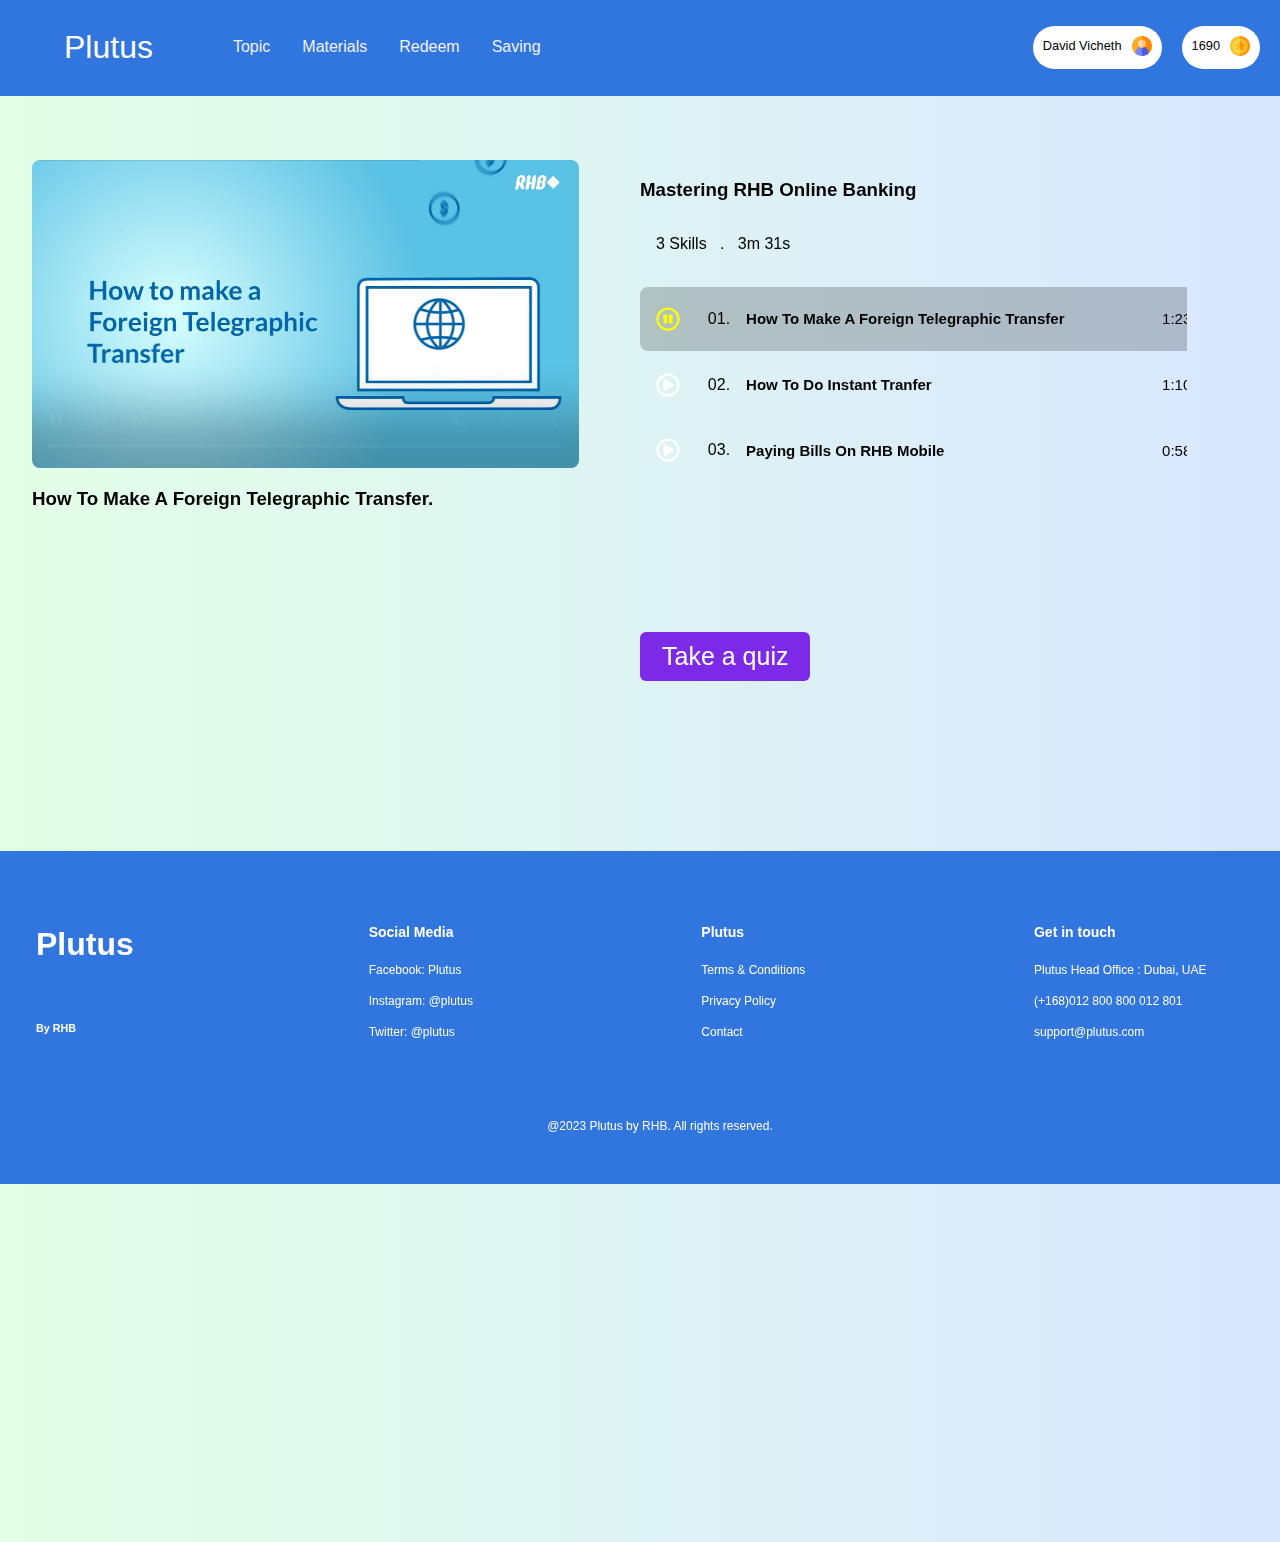
<file: Lesson1/lesson1.html>
<!DOCTYPE html>
<html lang="en">
  <head>
    <meta charset="UTF-8">
    <meta name="viewport" content="width=device-width, initial-scale=1.0">
    <meta http-equiv="X-UA-Compatible" content="ie=edge">
    <title>Plutus</title>
    <link rel="stylesheet" href="lesson1.css">
    <link rel="stylesheet" href="https://cdnjs.cloudflare.com/ajax/libs/font-awesome/6.1.1/css/all.min.css"/>
    <script type="text/javascript" src="../navbar.js"></script>
  </head>
  <body>

    <!-- NavBar Begin -->
    <div class="topnav" id="myTopnav">
      <a href="../index.html" class="active">Plutus</a>
      <a class="navbar-links_container-item" href="../topic/lesson.html">Topic</a>
      <a class="navbar-links_container-item" href="../podcast/podcast.html">Materials</a>
      <a class="navbar-links_container-item" href="../redeem/redeem.html">Redeem</a>
      <a class="navbar-links_container-item" href="../piggybank/piggybank.html">Saving</a>
      <a class="navbar-links_container-item" id="logout"><span id="logout-btn">Log Out</span></a>

      <a href="javascript:void(0);" class="icon" onclick="navBar()">
        <i class="fa fa-bars" style="padding: 10px;"></i>
      </a>


      <div class="navbar-item">
          <p class="navbar-token">1690</p>
          
          <div class="coin.img"><img src="../img/coin.png" class="coin_img"></div>
      </div>
      <div class="navbar-item account"> 
          
          <p class="navbar-token account-name">David Vicheth</p>
          
          <div class="coin.img account-img"><img src="../img/user.png" class="coin_img"></div>
      
      </div>
         
    </div>

  <!-- NavBar End -->



    <!-- body -->

    <div class="container">
      <div class="left-column">
        <section class="main-video">
          <video src="videos/Vid1.mp4" controls autoplay muted></video>
          <h3 class="title">How To Make A Foreign Telegraphic Transfer.</h3>
          <hr class="dividing-line">
        </section>
      </div>


      <div class="right-column">
        <section class="video-playlist">
          <h3 class="title video-title" style="padding-left: 0px;" >Mastering RHB Online Banking</h3>
          <p>3 skills &nbsp; . &nbsp; 3m 31s</p>
          <div class="videos">

          </div>
          <button class="button"><a href="../quiz/quiz.html">Take a quiz</a></button>
        </section>
      </div>
      

      
      <script>
      const button = document.querySelector(".button");

      button.addEventListener("click", (e) => {
          e.preventDefault;
          button.classList.add("animate");
          setTimeout(() => {
          button.classList.remove("animate");
          }, 600);
      });
      </script>
   </div>


   <!-- body end -->

   <!-- footer -->
        <!-- Footer -->
        <div class="footer section__padding" id="footer">
        
          <div class="footer-links">
            <div class="footer-links_logo">
              <h1>Plutus</h1>
              <h6> <br />By RHB</h6>
            </div>
            <div class="footer-links_div">
              <h4>Social Media</h4>
              <p>Facebook: Plutus</p>
              <p>Instagram: @plutus</p>
              <p>Twitter: @plutus</p>
            </div>
            <div class="footer-links_div">
              <h4>Plutus</h4>
              <p>Terms & Conditions </p>
              <p>Privacy Policy</p>
              <p>Contact</p>
            </div>
            <div class="footer-links_div">
              <h4>Get in touch</h4>
              <p>Plutus Head Office : Dubai, UAE </p>
              <p>(+168)012 800 800 012 801</p>
              <p>support@plutus.com</p>
            </div>
          </div>
      
          <div class="footer-copyright">
            <p>@2023 Plutus by RHB. All rights reserved.</p>
          </div>
        </div>
      <!-- Footer -->
  
  
      <!-- footer end -->
	<script src="script.js"></script>
  </body>
</html>
</file>
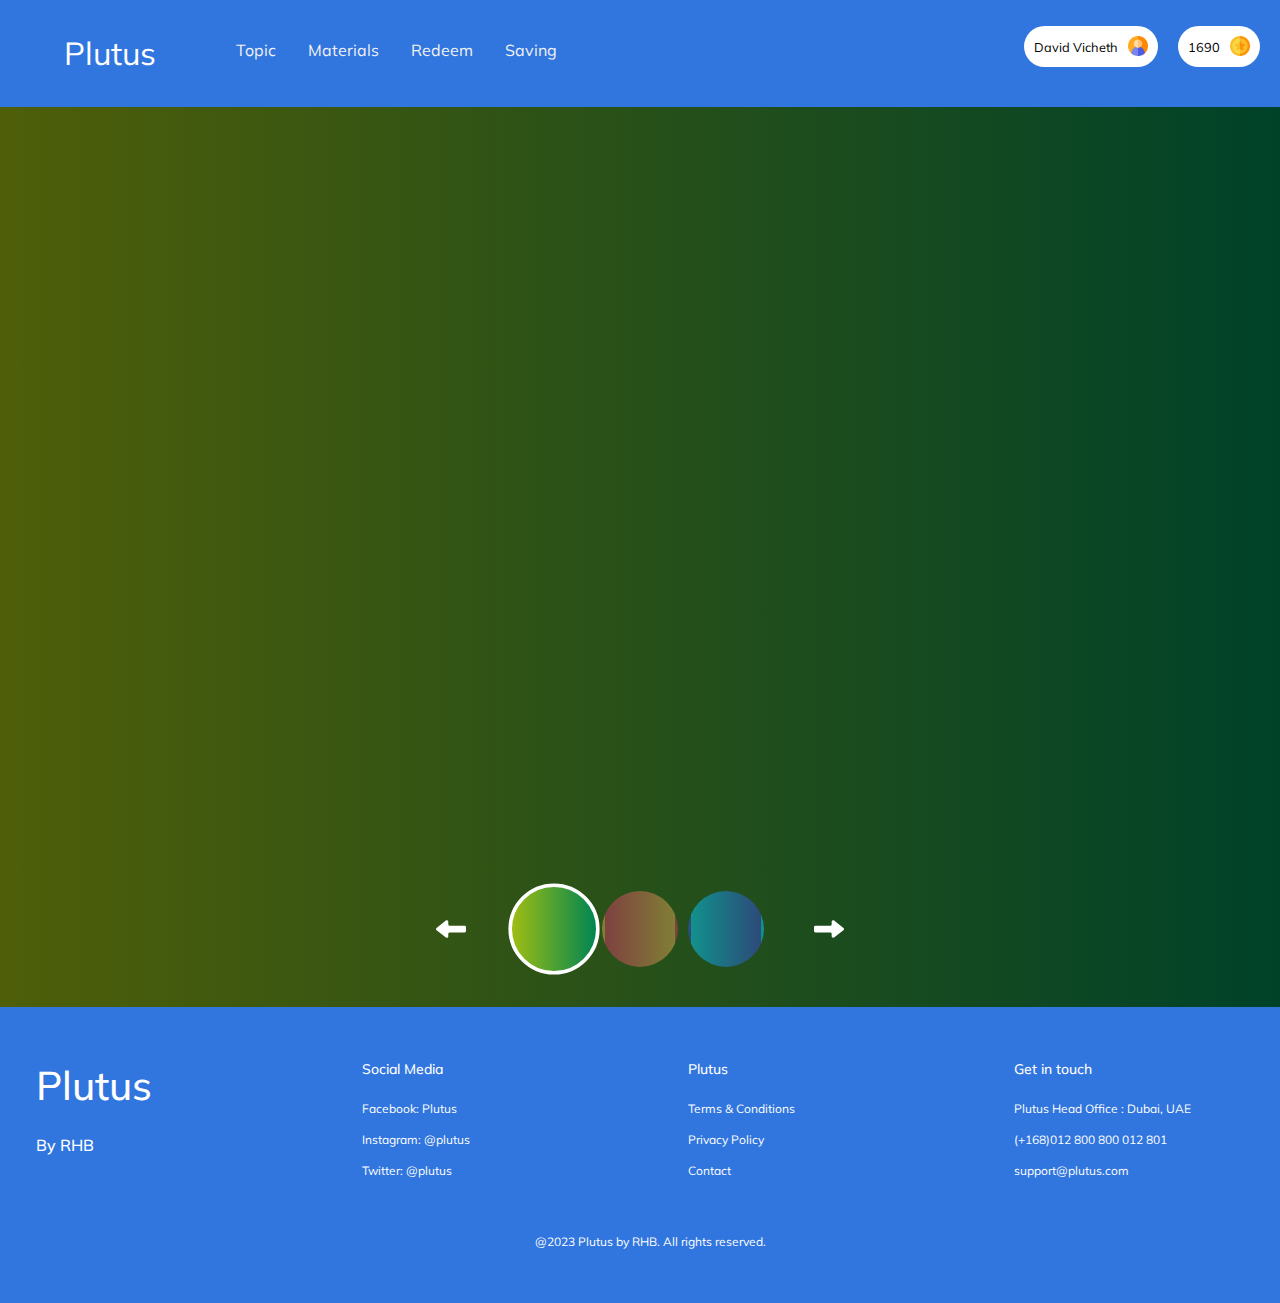
<file: Lesson3/lesson3.html>
<!DOCTYPE html>
<html lang="en">
  <head>
    <meta charset="UTF-8">
    <meta name="viewport" content="width=device-width, initial-scale=1.0">
    <meta http-equiv="X-UA-Compatible" content="ie=edge">
    <title>Plutus</title>
    <link rel="stylesheet" type="text/css" href="css/bootstrap.min.css">
    <link rel="stylesheet" type="text/css" href="css/lesson3.css">
    <link rel="stylesheet" href="https://cdnjs.cloudflare.com/ajax/libs/font-awesome/4.7.0/css/font-awesome.min.css">
    <script type="text/javascript" src="../navbar.js"></script>
  </head>
  <body>
    
    <!-- NavBar Begin -->
    <div class="topnav" id="myTopnav">
      <a href="../index.html" class="active">Plutus</a>
      <a class="navbar-links_container-item" href="../topic/lesson.html">Topic</a>
      <a class="navbar-links_container-item" href="../podcast/podcast.html">Materials</a>
      <a class="navbar-links_container-item" href="../redeem/redeem.html">Redeem</a>
      <a class="navbar-links_container-item" href="../piggybank/piggybank.html">Saving</a>
      <a class="navbar-links_container-item" id="logout"><span id="logout-btn">Log Out</span></a>

      <a href="javascript:void(0);" class="icon" onclick="navBar()">
        <i class="fa fa-bars" style="padding: 10px;"></i>
      </a>


      <div class="navbar-item">
          <p class="navbar-token">1690</p>
          
          <div class="coin.img"><img src="../img/coin.png" class="coin_img"></div>
      </div>
      <div class="navbar-item account"> 
          
          <p class="navbar-token account-name">David Vicheth</p>
          
          <div class="coin.img account-img"><img src="../img/user.png" class="coin_img"></div>
      
      </div>
         
    </div>

  <!-- NavBar End -->

    <!-- body -->

    <div class="home">
        <div id="carousel" class="carousel slide" data-ride="carousel">
        <div class="carousel-controls">
          <ol class="carousel-indicators">
            <li data-target="#carousel" data-slide-to="0" class="active" style="background: linear-gradient(90deg, #9ebd13 0%, #008552 100%);"></li>
            <li data-target="#carousel" data-slide-to="1" style="background: linear-gradient(90deg, #d53369 0%, #daae51 100%);"></li>
            <li data-target="#carousel" data-slide-to="2" style="background: linear-gradient(90deg, #00d2ff 0%, #3a47d5 100%);"></li>
            
          </ol>
          <a class="carousel-control-prev" href="#carousel" role="button" data-slide="prev">
           <img src="img/left-arrow.svg" alt="Prev"> 
        </a>
        <a class="carousel-control-next" href="#carousel" role="button" data-slide="next">
          <img src="img/right-arrow.svg" alt="Next">
        </a>
        </div>
        <div class="carousel-inner">
          <div class="carousel-item active" style="background: linear-gradient(90deg, #9ebd13 0%, #008552 100%);">
            <div class="container">
               <h2>Simple (Regular) Interest</h2>
               <p>Simple or regular interest is the amount of interest due on the loan, based on the principal loan outstanding.</p>
            </div>
          </div>
          <div class="carousel-item" style="background: linear-gradient(90deg, #d53369 0%, #daae51 100%);">
            <div class="container">
               <h2>Accrued Interest</h2>
               <p>Accrued interest is accumulated interest that is unpaid until the end of the period. If a loan requires monthly payments (at the end of each month), interest steadily accumulates throughout the month.</p>
            </div>
          </div>
          <div class="carousel-item" style="background: linear-gradient(90deg, #00d2ff 0%, #3a47d5 100%);">
            <div class="container">
               <h2>Compound Interest</h2>
               <p>Compounding interest essentially means “interest on interest.” The interest payments change each period instead of staying fixed. Simple interest is based solely on the principal outstanding, whereas compound interest uses the principal and the previously earned interest.</p>
            </div>
          </div>
        </div>
      </div>
       </div>
      
       
      

    <!-- body end -->



    <!-- footer -->
        <!-- Footer -->
        <div class="footer section__padding" id="footer">
        
          <div class="footer-links">
            <div class="footer-links_logo">
              <h1>Plutus</h1>
              <h6> <br />By RHB</h6>
            </div>
            <div class="footer-links_div">
              <h4>Social Media</h4>
              <p>Facebook: Plutus</p>
              <p>Instagram: @plutus</p>
              <p>Twitter: @plutus</p>
            </div>
            <div class="footer-links_div">
              <h4>Plutus</h4>
              <p>Terms & Conditions </p>
              <p>Privacy Policy</p>
              <p>Contact</p>
            </div>
            <div class="footer-links_div">
              <h4>Get in touch</h4>
              <p>Plutus Head Office : Dubai, UAE </p>
              <p>(+168)012 800 800 012 801</p>
              <p>support@plutus.com</p>
            </div>
          </div>
      
          <div class="footer-copyright">
            <p>@2023 Plutus by RHB. All rights reserved.</p>
          </div>
        </div>
      <!-- Footer -->
  
  
      <!-- footer end -->
	<script src="js/bootstrap.bundle.min.js"></script>
  </body>
</html>
</file>
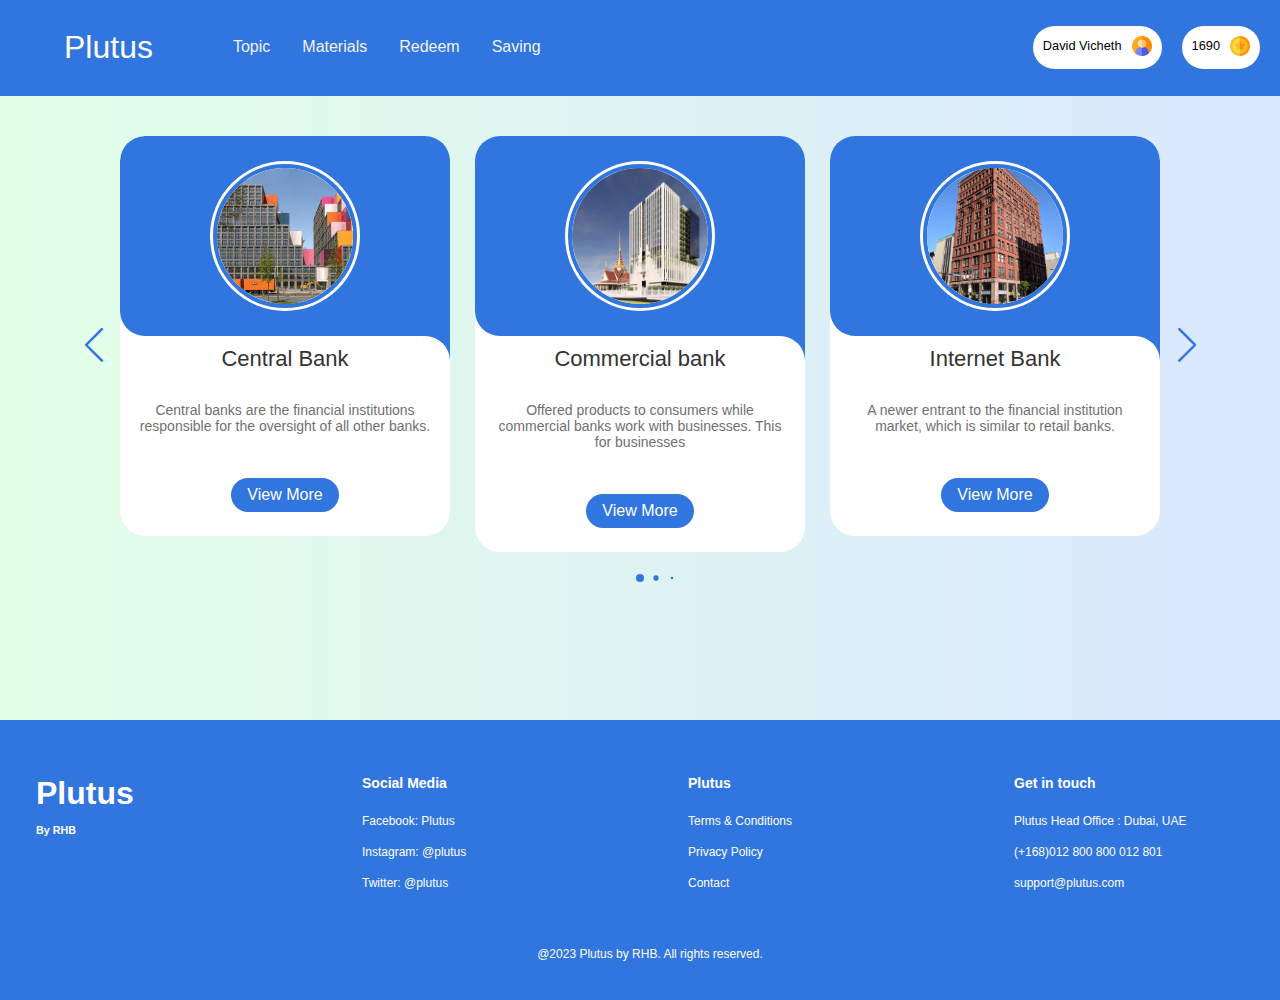
<file: Lesson4/lesson4.html>
<!DOCTYPE html>
    <html lang="en">
    <head>
        <meta charset="UTF-8">
        <meta http-equiv="X-UA-Compatible" content="IE=edge">
        <meta name="viewport" content="width=device-width, initial-scale=1.0">

        <!-- Swiper CSS -->
        <link rel="stylesheet" href="css/swiper-bundle.min.css">

        <!-- CSS -->
        <link rel="stylesheet" href="css/lesson4.css">
        <script type="text/javascript" src="script.js"></script>
        <link rel="stylesheet" href="https://cdnjs.cloudflare.com/ajax/libs/font-awesome/6.1.1/css/all.min.css"/>
        <script type="text/javascript" src="../navbar.js"></script>
                                        
    </head>

      

    <body>



        <!-- NavBar Begin -->
      <div class="topnav" id="myTopnav">
        <a href="../index.html" class="active">Plutus</a>
        <a class="navbar-links_container-item" href="../topic/lesson.html">Topic</a>
        <a class="navbar-links_container-item" href="../podcast/podcast.html">Materials</a>
        <a class="navbar-links_container-item" href="../redeem/redeem.html">Redeem</a>
        <a class="navbar-links_container-item" href="../piggybank/piggybank.html">Saving</a>
        <a class="navbar-links_container-item" id="logout"><span id="logout-btn">Log Out</span></a>
  
        <a href="javascript:void(0);" class="icon" onclick="navBar()">
          <i class="fa fa-bars" style="padding: 10px;"></i>
        </a>
  
  
        <div class="navbar-item">
            <p class="navbar-token">1690</p>
            
            <div class="coin.img"><img src="../img/coin.png" class="coin_img"></div>
        </div>
        <div class="navbar-item account"> 
            
            <p class="navbar-token account-name">David Vicheth</p>
            
            <div class="coin.img account-img"><img src="../img/user.png" class="coin_img"></div>
        
        </div>
           
      </div>
  
    <!-- NavBar End -->

        <div class="swiper-main-container">

        </div>
        <div class="slide-container swiper">
            <div class="slide-content">
                <div class="card-wrapper swiper-wrapper">
                    
                    
                    
                    <div class="card swiper-slide">
                        <div class="image-content">
                            <span class="overlay"></span>

                            <div class="card-image">
                                <img src="images/img1.jpg" alt="" class="card-img">
                            </div>
                        </div>

                        <div class="card-content">
                            <h2 class="name">Central Bank</h2>
                            <p class="description">Central banks are the financial institutions responsible for the oversight of all other banks.</p>

                            <button class="button">View More</button>
                        </div>
                    </div>


                    <div class="card swiper-slide">
                        <div class="image-content">
                            <span class="overlay"></span>

                            <div class="card-image">
                                <img src="images/img2.jpg" alt="" class="card-img">
                            </div>
                        </div>

                        <div class="card-content">
                            <h2 class="name">Commercial bank</h2>
                            <p class="description">Offered products to consumers while commercial banks work with businesses. This for businesses</p>

                            <button class="button">View More</button>
                        </div>
                    </div>


                    <div class="card swiper-slide">
                        <div class="image-content">
                            <span class="overlay"></span>

                            <div class="card-image">
                                <img src="images/img3.jpg" alt="" class="card-img">
                            </div>
                        </div>

                        <div class="card-content">
                            <h2 class="name">Internet Bank</h2>
                            <p class="description">A newer entrant to the financial institution market, which is similar to retail banks.</p>
                            <button class="button">View More</button>
                        </div>
                    </div>
                </div>
            </div>

            <div class="swiper-button-next swiper-navBtn"></div>
            <div class="swiper-button-prev swiper-navBtn"></div>
            <div class="swiper-pagination"></div>
        </div>


        <!-- footer -->
        <!-- Footer -->
        <div class="footer section__padding" id="footer">
        
            <div class="footer-links">
              <div class="footer-links_logo">
                <h1>Plutus</h1>
                <h6> <br />By RHB</h6>
              </div>
              <div class="footer-links_div">
                <h4>Social Media</h4>
                <p>Facebook: Plutus</p>
                <p>Instagram: @plutus</p>
                <p>Twitter: @plutus</p>
              </div>
              <div class="footer-links_div">
                <h4>Plutus</h4>
                <p>Terms & Conditions </p>
                <p>Privacy Policy</p>
                <p>Contact</p>
              </div>
              <div class="footer-links_div">
                <h4>Get in touch</h4>
                <p>Plutus Head Office : Dubai, UAE </p>
                <p>(+168)012 800 800 012 801</p>
                <p>support@plutus.com</p>
              </div>
            </div>
        
            <div class="footer-copyright">
              <p>@2023 Plutus by RHB. All rights reserved.</p>
            </div>
          </div>
        <!-- Footer -->
    
    
        <!-- footer end -->
        
    </body>
    <script src="js/swiper-bundle.min.js"></script>
    <script src="js/script.js"></script>
</html>
</file>
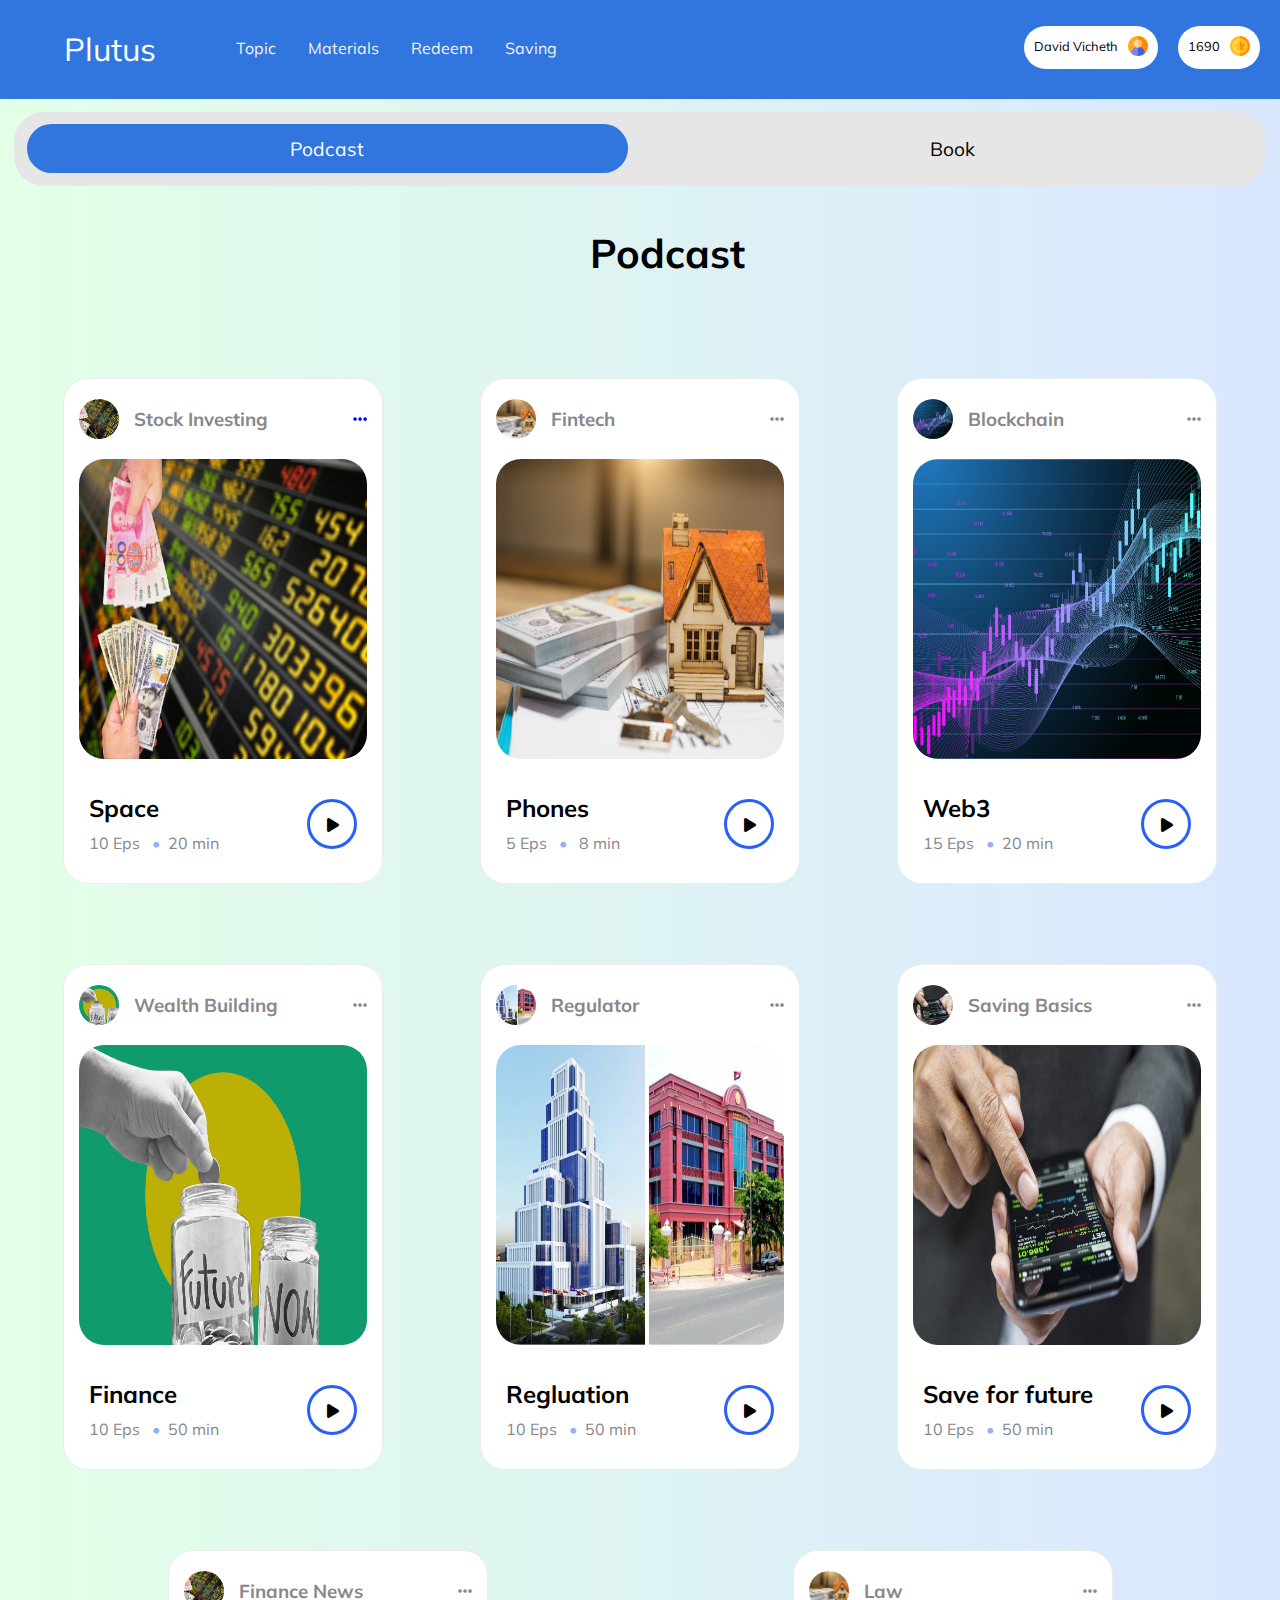
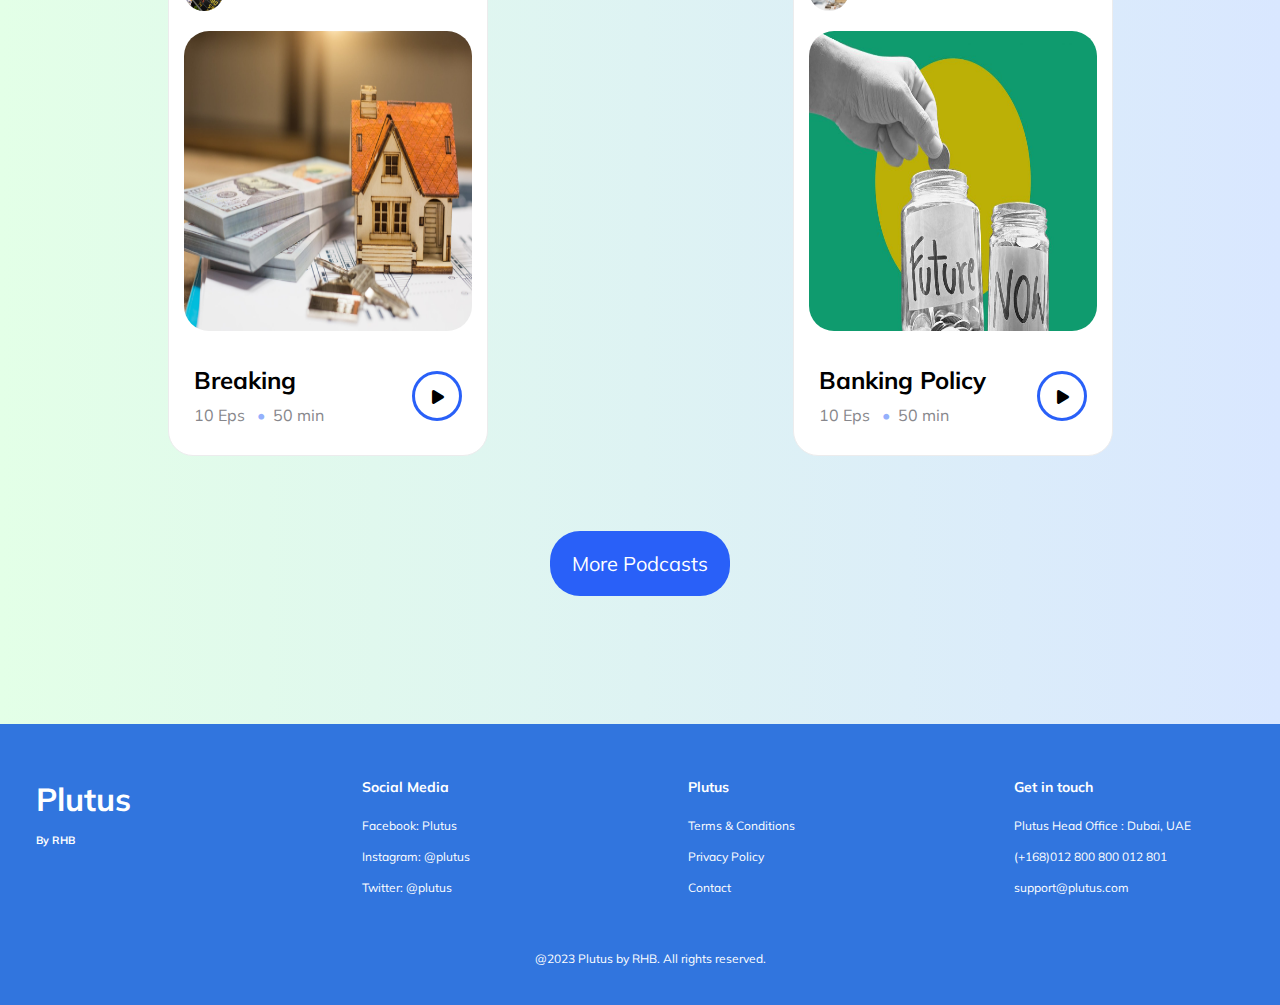
<file: podcast/podcast.html>
<!DOCTYPE html>
<html lang="en">
  <head>
    <meta charset="UTF-8">
    <meta name="viewport" content="width=device-width, initial-scale=1.0">
    <meta http-equiv="X-UA-Compatible" content="ie=edge">
    <title>Plutus</title>
    <link rel="stylesheet" href="podcast.css">
    <link rel="stylesheet" href="https://cdnjs.cloudflare.com/ajax/libs/font-awesome/6.1.1/css/all.min.css"/>
    <script type="text/javascript" src="../navbar.js"></script>
  </head>
  <body>
    <!-- NavBar Begin -->
    <div class="topnav" id="myTopnav">
        <a href="../index.html" class="active">Plutus</a>
        <a class="navbar-links_container-item" href="../topic/lesson.html">Topic</a>
        <a class="navbar-links_container-item" href="../podcast/podcast.html">Materials</a>
        <a class="navbar-links_container-item" href="../redeem/redeem.html">Redeem</a>
        <a class="navbar-links_container-item" href="../piggybank/piggybank.html">Saving</a>
        <a class="navbar-links_container-item" id="logout"><span id="logout-btn">Log Out</span></a>

        <a href="javascript:void(0);" class="icon" onclick="navBar()">
          <i class="fa fa-bars" style="padding: 10px;"></i>
        </a>


        <div class="navbar-item">
            <p class="navbar-token">1690</p>
            
            <div class="coin.img"><img src="./img/coin.png" class="coin_img"></div>
        </div>
        <div class="navbar-item account"> 
            
            <p class="navbar-token account-name">David Vicheth</p>
            
            <div class="coin.img account-img"><img src="./img/user.png" class="coin_img"></div>
        
        </div>
           
      </div>

    <!-- NavBar End -->

    <!-- Toggle Section Start -->

    <div class="mini-navbar">
        <div class="mini-items-container">
            <div class="podcast mini-items"><a href="">Podcast</a></div>
            <div class="book mini-items"><a href="../book/library.html">Book</a></div>
        </div>
        
    </div>

    <!-- Toggle Section End -->


    <!-- body -->
    
    <h1 id="title"> &nbsp; &nbsp; &nbsp;Podcast</h1>

    <div class="row">

        <div class="box">
            <div class="box_top">
                <div class="left">
                    <img src="img/img1.jpg" alt=""/>
                    <h3>Stock Investing</h3>
                </div>
                <a href="#"><i class="fa-solid fa-ellipsis"></i></a>
                
            </div>
            <img src="img/img1.jpg" alt=""/>
            <div class="box_bottom">
                <h2>Space</h2>
                <span>10 Eps <li>20 min</li></span>
                <div class="right">
                    <a href="./each_podcast/main.html" style="color: black;"><i class="fa-solid fa-play"></i></a> 
                </div>
            </div>
        </div>

        <div class="box">
            <div class="box_top">
                <div class="left">
                    <img src="img/img2.jpg" alt=""/>
                    <h3>Fintech</h3>
                </div>
                <i class="fa-solid fa-ellipsis"></i>
            </div>
            <img src="img/img2.jpg" alt=""/>
            <div class="box_bottom">
                <h2>Phones</h2>
                <span>5 Eps <li> 8 min</li></span>
                <div class="right">
                    <a href="./each_podcast/main.html"  style="color: black;"><i class="fa-solid fa-play"></i></a> 
                </div>
            </div>
        </div>

        <div class="box">
            <div class="box_top">
                <div class="left">
                    <img src="img/img3.jpg" alt=""/>
                    <h3>Blockchain</h3>
                </div>
                <i class="fa-solid fa-ellipsis"></i>
            </div>
            <img src="img/img3.jpg" alt=""/>
            <div class="box_bottom">
                <h2>Web3</h2>
                <span>15 Eps <li>20 min</li></span>
                <div class="right">
                    <a href="./each_podcast/main.html"  style="color: black;"><i class="fa-solid fa-play"></i></a> 
                </div>
            </div>
        </div>


        <div class="box">
            <div class="box_top">
                <div class="left">
                    <img src="img/img4.jpg" alt=""/>
                    <h3>Wealth Building</h3>
                </div>
                <i class="fa-solid fa-ellipsis"></i>
            </div>
            <img src="img/img4.jpg" alt=""/>
            <div class="box_bottom">
                <h2>Finance</h2>
                <span>10 Eps <li>50 min</li></span>
                <div class="right">
                    <a href="each_podcast/index.html"  style="color: black;"><i class="fa-solid fa-play"></i></a> 
                </div>
            </div>
        </div>


        <div class="box">
            <div class="box_top">
                <div class="left">
                    <img src="img/img5.jpg" alt=""/>
                    <h3>Regulator</h3>
                </div>
                <i class="fa-solid fa-ellipsis"></i>
            </div>
            <img src="img/img5.jpg" alt=""/>
            <div class="box_bottom">
                <h2>Regluation</h2>
                <span>10 Eps <li>50 min</li></span>
                <div class="right">
                    <a href="each_podcast/index.html"  style="color: black;"><i class="fa-solid fa-play"></i></a> 
                </div>
            </div>
        </div>


        <div class="box">
            <div class="box_top">
                <div class="left">
                    <img src="img/img6.jpg" alt=""/>
                    <h3>Saving Basics</h3>
                </div>
                <i class="fa-solid fa-ellipsis"></i>
            </div>
            <img src="img/img6.jpg" alt=""/>
            <div class="box_bottom">
                <h2>Save for future</h2>
                <span>10 Eps <li>50 min</li></span>
                <div class="right">
                    <a href="each_podcast/index.html"  style="color: black;"><i class="fa-solid fa-play"></i></a> 
                </div>
            </div>
        </div>

        <div class="box">
            <div class="box_top">
                <div class="left">
                    <img src="img/img1.jpg" alt=""/>
                    <h3>Finance News</h3>
                </div>
                <i class="fa-solid fa-ellipsis"></i>
            </div>
            <img src="img/img2.jpg" alt=""/>
            <div class="box_bottom">
                <h2>Breaking</h2>
                <span>10 Eps <li>50 min</li></span>
                <div class="right">
                    <a href="each_podcast/index.html"  style="color: black;"><i class="fa-solid fa-play"></i></a> 
                </div>
            </div>
        </div>

        <div class="box">
            <div class="box_top">
                <div class="left">
                    <img src="img/img2.jpg" alt=""/>
                    <h3>Law</h3>
                </div>
                <i class="fa-solid fa-ellipsis"></i>
            </div>
            <img src="img/img4.jpg" alt=""/>
            <div class="box_bottom">
                <h2>Banking Policy</h2>
                <span>10 Eps <li>50 min</li></span>
                <div class="right">
                    <a href="each_podcast/index.html"  style="color: black;"><i class="fa-solid fa-play"></i></a> 
                </div>
            </div>
        </div>

    </div>

    <button class="button1">More Podcasts</button>
    <!-- body end -->

    <!-- Footer -->
    <div class="footer section__padding" id="footer">
        
        <div class="footer-links">
          <div class="footer-links_logo">
            <h1>Plutus</h1>
            <h6> <br />By RHB</h6>
          </div>
          <div class="footer-links_div">
            <h4>Social Media</h4>
            <p>Facebook: Plutus</p>
            <p>Instagram: @plutus</p>
            <p>Twitter: @plutus</p>
          </div>
          <div class="footer-links_div">
            <h4>Plutus</h4>
            <p>Terms & Conditions </p>
            <p>Privacy Policy</p>
            <p>Contact</p>
          </div>
          <div class="footer-links_div">
            <h4>Get in touch</h4>
            <p>Plutus Head Office : Dubai, UAE </p>
            <p>(+168)012 800 800 012 801</p>
            <p>support@plutus.com</p>
          </div>
        </div>
    
        <div class="footer-copyright">
          <p>@2023 Plutus by RHB. All rights reserved.</p>
        </div>
      </div>
    <!-- Footer -->

  </body>
</html>
</file>
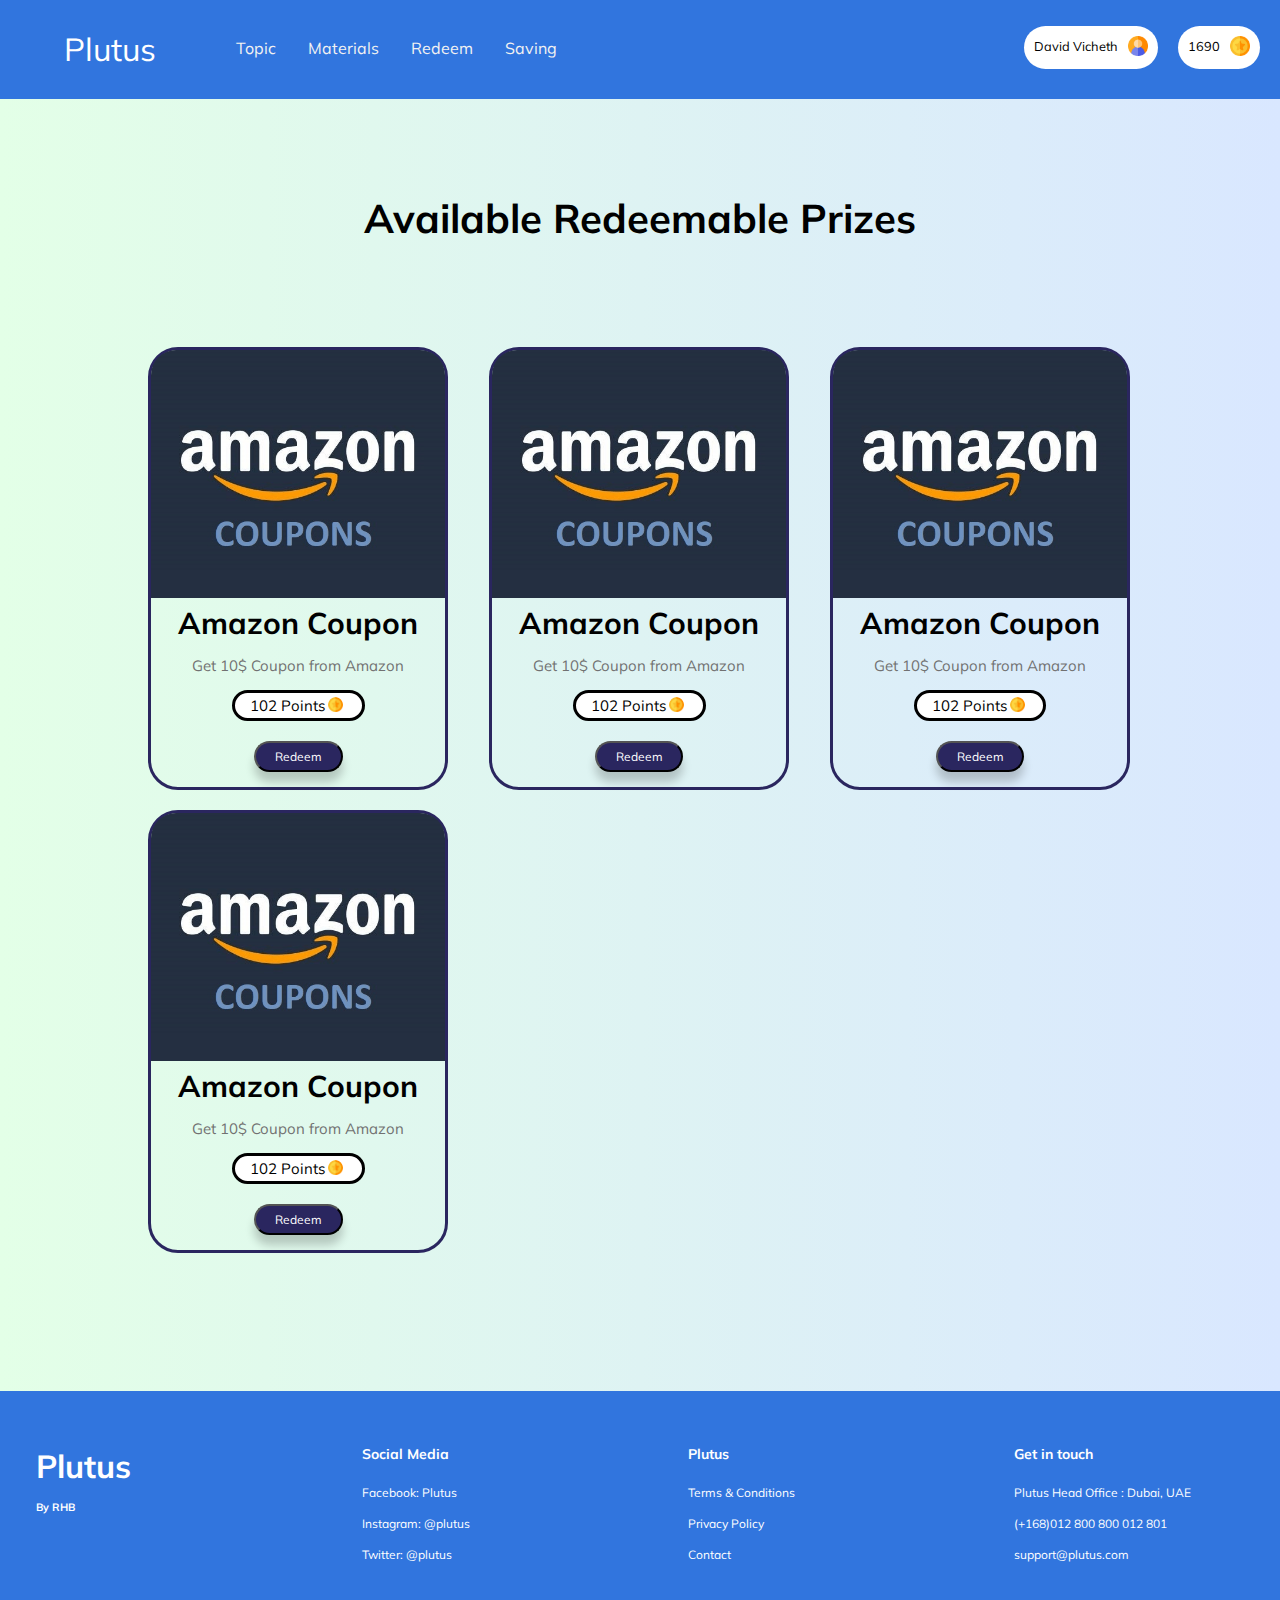
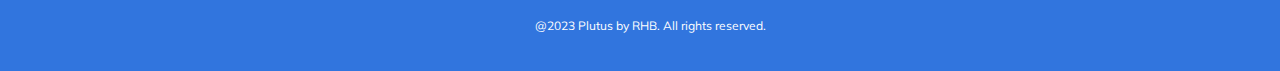
<file: redeem/redeem.html>
<!DOCTYPE html>
<html lang="en">
  <head>
    <meta charset="UTF-8">
    <meta name="viewport" content="width=device-width, initial-scale=1.0">
    <meta http-equiv="X-UA-Compatible" content="ie=edge">
    <title>Plutus</title>
    <link rel="stylesheet" href="redeem.css">
    <link rel="stylesheet" href="https://cdnjs.cloudflare.com/ajax/libs/font-awesome/4.7.0/css/font-awesome.min.css">
    <script type="text/javascript" src="../navbar.js"></script>
    <!-- <script type="text/javascript" src="home.js"></script> -->
  </head>
  <body>

    <!-- NavBar Begin -->
    <div class="topnav" id="myTopnav">
        <a href="../index.html" class="active">Plutus</a>
        <a class="navbar-links_container-item" href="../topic/lesson.html">Topic</a>
        <a class="navbar-links_container-item" href="../podcast/podcast.html">Materials</a>
        <a class="navbar-links_container-item" href="../redeem/redeem.html">Redeem</a>
        <a class="navbar-links_container-item" href="../piggybank/piggybank.html">Saving</a>
        <a class="navbar-links_container-item" id="logout"><span id="logout-btn">Log Out</span></a>

        <a href="javascript:void(0);" class="icon" onclick="navBar()">
          <i class="fa fa-bars" style="padding: 10px;"></i>
        </a>


        <div class="navbar-item">
            <p class="navbar-token">1690</p>
            
            <div class="coin.img"><img src="./img/coin.png" class="coin_img"></div>
        </div>
        <div class="navbar-item"> 
            
            <p class="navbar-token">David Vicheth</p>
            
            <div class="coin.img"><img src="./img/user.png" class="coin_img"></div>
        
        </div>
           
      </div>

    <!-- NavBar End -->



    <!-- body -->
    <div id="redeem-body">
        <h1 id="title">Available Redeemable Prizes</h1>
    
        <div id="prize-container">
            <div class="prize-card">
                <img src="img/Amazon-Coupons.png" >
                <div class="prize-detail">
                    <h1>Amazon Coupon</h1>
                    <p>Get 10$ Coupon from Amazon</p>
                </div>
                <div class="prize-cost">
                    <p class="prize-amount">102 Points</p>
                    <img src="./img/coin.png" class="prize-coin">
                </div>
                <button class="btn">Redeem</button>

            </div>

            <div class="prize-card">
                <img src="img/Amazon-Coupons.png" >
                <div class="prize-detail">
                    <h1>Amazon Coupon</h1>
                    <p>Get 10$ Coupon from Amazon</p>
                </div>
                <div class="prize-cost">
                    <p class="prize-amount">102 Points</p>
                    <img src="./img/coin.png" class="prize-coin">
                </div>
                <button class="btn">Redeem</button>

            </div>

            <div class="prize-card">
                <img src="img/Amazon-Coupons.png" >
                <div class="prize-detail">
                    <h1>Amazon Coupon</h1>
                    <p>Get 10$ Coupon from Amazon</p>
                </div>
                <div class="prize-cost">
                    <p class="prize-amount">102 Points</p>
                    <div class="prize-coin"><img src="./img/coin.png"></div>
                </div>
                <button class="btn">Redeem</button>

            </div>

            <div class="prize-card">
                <img src="img/Amazon-Coupons.png" >
                <div class="prize-detail">
                    <h1>Amazon Coupon</h1>
                    <p>Get 10$ Coupon from Amazon</p>
                </div>
                <div class="prize-cost">
                    <p class="prize-amount">102 Points</p>
                    <img src="./img/coin.png" class="prize-coin">
                </div>
                <button class="btn">Redeem</button>

            </div>
            

            

        </div>

    </div>
    
    <!-- body end -->

    <!-- Footer -->
    <div class="footer section__padding" id="footer">
        
        <div class="footer-links">
          <div class="footer-links_logo">
            <h1>Plutus</h1>
            <h6> <br />By RHB</h6>
          </div>
          <div class="footer-links_div">
            <h4>Social Media</h4>
            <p>Facebook: Plutus</p>
            <p>Instagram: @plutus</p>
            <p>Twitter: @plutus</p>
          </div>
          <div class="footer-links_div">
            <h4>Plutus</h4>
            <p>Terms & Conditions </p>
            <p>Privacy Policy</p>
            <p>Contact</p>
          </div>
          <div class="footer-links_div">
            <h4>Get in touch</h4>
            <p>Plutus Head Office : Dubai, UAE </p>
            <p>(+168)012 800 800 012 801</p>
            <p>support@plutus.com</p>
          </div>
        </div>
    
        <div class="footer-copyright">
          <p>@2023 Plutus by RHB. All rights reserved.</p>
        </div>
      </div>
    <!-- Footer -->


    </body>
</html>
</file>
<file: Lesson1/lesson1.css>
*{
	font-family: 'Muli', sans-serif;
}
body{
	margin: 0;
	border: 0;
  background-image: linear-gradient(90deg, #e3ffe7 0%, #d9e7ff 100%);
  display: flex;
  flex-direction: column;
  
}



a{
    text-decoration: none;
    color: white;
}


:root {
    --primary : linear-gradient(90deg, #1CB5E0 0%, #000851 100%);
    --secondary : linear-gradient(90deg, #1CB5E0 0%, #000851 100%);;
    --text : #fff;
}



/* Navigation Bar Start */
.topnav {
  background-color: #3175DE;
  overflow: hidden;

  
}

.navbar-token{
  margin-bottom: 0;
}

/* Style the links inside the navigation bar */
.topnav a {
  float: left;
  display: block;
  color: #f2f2f2;
  text-align: center;
  padding: 14px 16px;
  text-decoration: none;
  font-size: 100%;
  padding-top: 3%;
  padding-bottom: 3%;
}

.navbar-item{
  float: right;
  display: block;
  color: #000000;
  background-color: white;
  text-align: center;
  text-decoration: none;
  font-size: 80%;
  border-radius: 30px;
  margin-top: 2%;
  margin-right: 20px;
  padding: 10px;
  display: flex;
  flex-direction: row;
}

.coin_img{
  width: 20px;
  margin-left: 10px;
}

.navbar-token{
  margin-top: 2px;
}




/* Change the color of links on hover */
.topnav a:hover {
  color: black;

}

/* Add an active class to highlight the current page */
.topnav a.active {
  text-align: center;
  padding: 2.3% 5%;
  font-size: 200%;
  color: white;
}

/* Hide the link that should open and close the topnav on small screens */
.topnav .icon {
  display: none;
}


#logout{

  display: none;

}

#logout-btn{
  background: linear-gradient(45deg,  #2A265F,  #67639b);
  padding: 10px;
  border-radius: 30px;
}


@media screen and (max-width: 860px) {
  .topnav a:not(:first-child) {display: none;}
  .topnav a.icon {
      float: right;
      display: block;
  }


  .navbar-item{
  display: block; 
  font-size: 80%;
  border-radius: 30px;
  margin-top: 3%;
  margin-right: 10px;
  padding: 5px;
  display: flex;
  flex-direction: row;

}

  .coin_img{
  width: 18px;
  margin-left: 5px;
}

  
}

@media screen and (max-width: 500px) {
.navbar-item{
  display: block; 
  font-size: 40%;
  border-radius: 30px;
  margin-top: 4%;
  margin-right: 10px;
  padding: 5px;
  display: flex;
  flex-direction: row;

}

  .coin_img{
  width: 13px;
  margin-left: 5px;
}



}

/* The "responsive" class is added to the topnav with JavaScript when the user clicks on the icon. This class makes the topnav look good on small screens (display the links vertically instead of horizontally) */
@media screen and (max-width: 860px) {
  .topnav.responsive {position: relative;}
  .topnav.responsive a.icon {
      
      position: absolute;
      right: 0;
      top: 0;
  }
  .topnav.responsive a {
      float: none;
      display: block;
      text-align: left;
  }

  .topnav.responsive .navbar-item{
      display: none;
  }
  .topnav.responsive #logout{
      display: block;
  }

  .topnav.responsive .navbar-links_container-item  {
      
      padding: 14px 50px;
      
    }

  .topnav.responsive #logout-btn{
      margin-bottom: 10%;
      text-align: center;
      
  }

  .topnav.responsive #logout{
      margin-bottom: 5%;
      padding-top: 5%;
      
      
  }
}


/* Navigation Bar End */


.container {
    width: 95%;
    margin: 5% 2.5%;
    text-transform: capitalize;
    display: flex;
    flex-wrap: wrap;
    flex-direction: row;
}
.left-column, .right-column{
    width: 45%;
    height: 30%;
}


.left-column{
    margin-right: 5%;
}

.dividing-line{
    display: none;
}

.main-video, .video-playlist {
    width: 100%;
    height: 30rem;
}

.main-video .title {
    margin-top: 1rem;
    
}

.video-title{
    padding-left: 0;
}

.video-playlist .title {
    padding-left: 1rem;
}

.video-playlist > p {
    padding: 1rem;
    color: var(--secondary);
}

.video-playlist .videos{
    height: 70%;
    overflow-y: auto;
}

.video-playlist .videos::-webkit-scrollbar {
    width: .4rem;
    border-radius: .4rem;
    background-color: #0005;
}

.video-playlist .videos::-webkit-scrollbar-thumb {
    border-radius: .4rem;
    background-color: #fff;
}

.video-playlist .videos .video {
    position: relative;
    width: 100%;
    height: 4rem;

    display: flex;
    justify-content: center;
    align-items: center;

    padding: 0 1rem;
    margin-top: .1rem;
    cursor: pointer;

    border-radius: .5rem;
}

.video-playlist .videos .video:hover {
    background-color: #0003;
}

.video-playlist .videos .video.active {
    background-color: #0003;
    color: var(--secondary);
}

.main-video video {
    width: 100%;
    border-radius: .5rem;
}

.video img {
    position: absolute;
    left: 1rem;
    top: 50%;
    transform: translateY(-50%);
    
    width: 1.5rem;
    height: 1.5rem;
    
    filter: invert(100%);
}

.video-playlist .videos .video.active img {
    filter: invert(100%) sepia(100%) saturate(2000%) hue-rotate(360deg);
}

.video p {
   margin-left: 2.5rem;
}

.video h3 {
    width: 23rem;
    white-space: nowrap;
    overflow: hidden;
    text-overflow: ellipsis;

    font: 100 1rem 'Poppins' 'sans-serif';
    padding: 0 .5rem;
}

.button {
    font-size: 25px;
    padding: 10px 22px;
    border-radius: 6px;
    border: none;
    color: #fff;
    cursor: pointer;
    background-color: #7d2ae8;
    transition: all 0.2s ease;
    margin-top: 2%;
  }
  .button:active {
    transform: scale(0.96);
  }
  .button:before,
  .button:after {
    position: absolute;
    content: "";
    width: 150%;
    left: 50%;
    height: 100%;
    transform: translateX(-50%);
    z-index: -1000;
    background-repeat: no-repeat;
  }
  .button.animate::before {
    top: -70%;
    background-image: radial-gradient(circle, #7d2ae8 20%, transparent 20%),
      radial-gradient(circle, transparent 20%, #7d2ae8 20%, transparent 30%),
      radial-gradient(circle, #7d2ae8 20%, transparent 20%),
      radial-gradient(circle, #7d2ae8 20%, transparent 20%),
      radial-gradient(circle, transparent 10%, #7d2ae8 15%, transparent 20%),
      radial-gradient(circle, #7d2ae8 20%, transparent 20%),
      radial-gradient(circle, #7d2ae8 20%, transparent 20%),
      radial-gradient(circle, #7d2ae8 20%, transparent 20%),
      radial-gradient(circle, #7d2ae8 20%, transparent 20%);
    background-size: 10% 10%, 20% 20%, 15% 15%, 20% 20%, 18% 18%, 10% 10%, 15% 15%,
      10% 10%, 18% 18%;
    animation: greentopBubbles ease-in-out 0.6s forwards infinite;
  }
  @keyframes greentopBubbles {
    0% {
      background-position: 5% 90%, 10% 90%, 10% 90%, 15% 90%, 25% 90%, 25% 90%,
        40% 90%, 55% 90%, 70% 90%;
    }
    50% {
      background-position: 0% 80%, 0% 20%, 10% 40%, 20% 0%, 30% 30%, 22% 50%,
        50% 50%, 65% 20%, 90% 30%;
    }
    100% {
      background-position: 0% 70%, 0% 10%, 10% 30%, 20% -10%, 30% 20%, 22% 40%,
        50% 40%, 65% 10%, 90% 20%;
      background-size: 0% 0%, 0% 0%, 0% 0%, 0% 0%, 0% 0%, 0% 0%;
    }
  }
  .button.animate::after {
    bottom: -70%;
    background-image: radial-gradient(circle, #7d2ae8 20%, transparent 20%),
      radial-gradient(circle, #7d2ae8 20%, transparent 20%),
      radial-gradient(circle, transparent 10%, #7d2ae8 15%, transparent 20%),
      radial-gradient(circle, #7d2ae8 20%, transparent 20%),
      radial-gradient(circle, #7d2ae8 20%, transparent 20%),
      radial-gradient(circle, #7d2ae8 20%, transparent 20%),
      radial-gradient(circle, #7d2ae8 20%, transparent 20%);
    background-size: 15% 15%, 20% 20%, 18% 18%, 20% 20%, 15% 15%, 20% 20%, 18% 18%;
    animation: greenbottomBubbles ease-in-out 0.6s forwards infinite;
  }
  @keyframes greenbottomBubbles {
    0% {
      background-position: 10% -10%, 30% 10%, 55% -10%, 70% -10%, 85% -10%,
        70% -10%, 70% 0%;
    }
    50% {
      background-position: 0% 80%, 20% 80%, 45% 60%, 60% 100%, 75% 70%, 95% 60%,
        105% 0%;
    }
    100% {
      background-position: 0% 90%, 20% 90%, 45% 70%, 60% 110%, 75% 80%, 95% 70%,
        110% 10%;
      background-size: 0% 0%, 0% 0%, 0% 0%, 0% 0%, 0% 0%, 0% 0%;
    }
  }

  @media screen and (max-width: 900px) {
    .left-column, .right-column{
        width: 90%;
        margin-left: 5%;
    }

    .left-column{
        max-height: 500px;
    }

    .videos {
        font-size: 10px;
    }
    
    .dividing-line{
        display: block;
    }
    
  
    
  }

  @media screen and (max-width: 600px) {
    .left-column, .right-column{
        width: 90%;
        margin-left: 5%;
    }

    .left-column{
        max-height: 330px;
    }
    .videos *{
        font-size: 20px;
    }
    
    .dividing-line{
        display: block;
    }
    
  
    
  }



/* Footer */
#footer {
	margin-top:10% ;
    display: flex;
    flex-direction: column;
    justify-content: center;
    align-items: center;
    width: 100%;
    background-color: #3175DE;
    padding-left: 20px;
	padding-bottom: 3%;
    padding-top: 3%;
    color: white;

}

.footer-btn-container{
    display: flex;
    flex-direction: row;
}
.footer-heading {
    width: 100%;
    text-align: center;

    margin-bottom: 3rem;
}

.footer-heading h1 {
    font-weight: 800;
    font-size: 64px;
    line-height: 75px;
}

.footer-btn {
    display: flex;
    align-items: center;
    margin-left: 2%;
    padding: 1rem;
    border: 1px solid #fff;
    text-align: center;

    margin-bottom: 10rem;
    cursor: pointer;
}

.footer-btn p {
    font-size: 18px;
    line-height: 21px;
    color: #fff;
    word-spacing: 2px;
}

.footer-links {
    display: flex;
    justify-content: space-between;
    align-items: flex-start;
    flex-direction: row;
    flex-wrap: wrap;

    width: 100%;
    text-align: left;
}

.footer-links div {
    width: 250px;
    margin: 1rem;
}

.footer-links_logo {
    display: flex;
    flex-direction: column;
    
}

.footer-links_logo img {
    width: 118px;
    height: 30px;

    margin-bottom: 1rem;
}

.footer-links_logo p {
    font-family: var(--font-family);
    font-size: 12px;
    line-height: 15px;
    color: #fff;
}

.footer-links_div {
    display: flex;
    justify-content: flex-start;
    flex-direction: column;
}

.footer-links_div h4 {
    font-size: 14px;
    line-height: 17px;
    font-family: var(--font-family);
    color: #fff;

    margin-bottom: 0.9rem;
}

.footer-links_div p {
    font-size: 12px;
    line-height: 15px;
    font-family: var(--font-family);
    color: #fff;

    margin: 0.5rem 0;
    cursor: pointer;
}

.footer-copyright {
    margin-top: 2rem;
    text-align: center;
    width: 100%;
}

.footer-copyright p {
    font-size: 12px;
    font-family: var(--font-family);
    line-height: 15px;
    color: #fff;
}
/* Footer End */
</file>
<file: Lesson3/css/lesson3.css>
@import
url('https://fonts.googleapis.com/css?family=Muli&display=swap');
@import
url('https://fonts.googleapis.com/css2?family=Josefin+Sans&display=swap');

*{
	font-family: 'Muli', sans-serif;
}
body{
	margin: 0;
	border: 0;
}




/* Navigation Bar Start */
.topnav {
	background-color: #3175DE;
	overflow: hidden;
  
	
  }
  
  .navbar-token{
	margin-bottom: 0;
  }
  
  /* Style the links inside the navigation bar */
  .topnav a {
	float: left;
	display: block;
	color: #f2f2f2;
	text-align: center;
	padding: 14px 16px;
	text-decoration: none;
	font-size: 100%;
	padding-top: 3%;
	padding-bottom: 3%;
  }
  
  .navbar-item{
	float: right;
	display: block;
	color: #000000;
	background-color: white;
	text-align: center;
	text-decoration: none;
	font-size: 80%;
	border-radius: 30px;
	margin-top: 2%;
	margin-right: 20px;
	padding: 10px;
	display: flex;
	flex-direction: row;
  }
  
  .coin_img{
	width: 20px;
	margin-left: 10px;
  }
  
  .navbar-token{
	margin-top: 2px;
  }
  
  
  
  
  /* Change the color of links on hover */
  .topnav a:hover {
	color: black;
  
  }
  
  /* Add an active class to highlight the current page */
  .topnav a.active {
	text-align: center;
	padding: 2.3% 5%;
	font-size: 200%;
	color: white;
  }
  
  /* Hide the link that should open and close the topnav on small screens */
  .topnav .icon {
	display: none;
  }
  
  
  #logout{
  
	display: none;
  
  }
  
  #logout-btn{
	background: linear-gradient(45deg,  #2A265F,  #67639b);
	padding: 10px;
	border-radius: 30px;
  }
  
  
  @media screen and (max-width: 860px) {
    .topnav a:not(:first-child) {display: none;}
    .topnav a.icon {
        float: right;
        display: block;
    }


    .navbar-item{
    display: block; 
    font-size: 80%;
    border-radius: 30px;
    margin-top: 3%;
    margin-right: 10px;
    padding: 5px;
    display: flex;
    flex-direction: row;
  
  }

    .coin_img{
    width: 18px;
    margin-left: 5px;
  }

    
}

@media screen and (max-width: 500px) {
  .navbar-item{
    display: block; 
    font-size: 40%;
    border-radius: 30px;
    margin-top: 4%;
    margin-right: 10px;
    padding: 5px;
    display: flex;
    flex-direction: row;
  
  }

    .coin_img{
    width: 13px;
    margin-left: 5px;
  }


  
}

/* The "responsive" class is added to the topnav with JavaScript when the user clicks on the icon. This class makes the topnav look good on small screens (display the links vertically instead of horizontally) */
@media screen and (max-width: 860px) {
    .topnav.responsive {position: relative;}
    .topnav.responsive a.icon {
        
        position: absolute;
        right: 0;
        top: 0;
    }
    .topnav.responsive a {
        float: none;
        display: block;
        text-align: left;
    }

    .topnav.responsive .navbar-item{
        display: none;
    }
    .topnav.responsive #logout{
        display: block;
    }

    .topnav.responsive .navbar-links_container-item  {
        
        padding: 14px 50px;
        
      }

    .topnav.responsive #logout-btn{
        margin-bottom: 10%;
        text-align: center;
        
    }

    .topnav.responsive #logout{
        margin-bottom: 5%;
        padding-top: 5%;
        
        
    }
}
  
  
  /* Navigation Bar End */


.home {
	display: flex;
    flex-direction: column;
	
}


.home .carousel-item{
	min-height: 100vh;
	background-position: center;
	background-size: cover;
	position: relative;
	z-index: 1;
}
.home .carousel-item:before{
	content: '';
	position: absolute;
	left:0;
	top:0;
	width: 100%;
	height: 100%;
	background-color: rgba(0,0,0,0.5);
	z-index: -1;
}
.home .carousel-item .container{
	position: absolute;
	left: 50%;
	top:50%;
	transform: translate(-50%,-50%);
	text-align: center;
}
.home .carousel-item h2{
	font-size: 80px;
	color: #ffffff;
	margin:0 0 10px;
	opacity: 0;
}
.home .carousel-item p{
	font-size: 30px;
	margin:0;
	color: #eeeeee;
	opacity:0;
}
.home .carousel-item.active h2{
	animation: fadeInLeft 0.5s ease forwards;
}
.home .carousel-item.active p{
	animation: fadeInRight 0.5s ease forwards;
}

@keyframes fadeInLeft{
	0%{
		opacity: 0;
		transform: translateX(-30px);
	}
	100%{
		opacity: 1;
		transform: translateX(0px);
	}
}
@keyframes fadeInRight{
	0%{
		opacity: 0;
		transform: translateX(30px);
	}
	100%{
		opacity: 1;
		transform: translateX(0px);
	}
}

.home .carousel-controls{
	position: absolute;
	left: 50%;
	bottom: 40px;
	z-index: 10;
	transform: translateX(-50%);
}

.home .carousel-indicators{
	position: relative;
	margin:0;
}

.home .carousel-indicators li{
	height: 70px;
	width: 70px;
	margin:0 5px;
	border-radius: 50%;
	background-position: center;
	background-size: cover;
	border:3px solid transparent;
	transition: all 0.3s ease;
}
.home .carousel-indicators li.active{
	border-color: #ffffff;
	transform: scale(1.2);
}

.home .carousel-control-next, 
.home .carousel-control-prev{
	height: 60px;
	width: 60px;
	opacity: 1;
	z-index: 3;
	top: 50%;
	transform: translateY(-50%);
	border-radius: 50%;
	transition: all 0.3s ease;
}
.home .carousel-control-next:hover, 
.home .carousel-control-prev:hover{
   box-shadow: 0 0 10px #ffffff;
}
.home .carousel-control-next img, 
.home .carousel-control-prev img{
   width: 30px;
}
.home .carousel-control-next{
	right: -90px;
}
.home .carousel-control-prev{
	left: -90px;
}

/*responsive*/
@media(max-width: 767px){
  .home .carousel-control-next, 
  .home .carousel-control-prev{
  	display: none;
  }
  .home .carousel-indicators li{
  	height: 60px;
  	width: 60px;
  }
  .home .carousel-item h2{
  	font-size: 45px;
  }
  .home .carousel-item p{
  	font-size: 22px;
  }
}



/* Footer */
#footer {
	
    display: flex;
    flex-direction: column;
    justify-content: center;
    align-items: center;
    width: 100%;
    background-color: #3175DE;
    padding-left: 20px;
	padding-bottom: 3%;
    padding-top: 3%;
    color: white;

}

.footer-btn-container{
    display: flex;
    flex-direction: row;
}
.footer-heading {
    width: 100%;
    text-align: center;

    margin-bottom: 3rem;
}

.footer-heading h1 {
    font-weight: 800;
    font-size: 64px;
    line-height: 75px;
}

.footer-btn {
    display: flex;
    align-items: center;
    margin-left: 2%;
    padding: 1rem;
    border: 1px solid #fff;
    text-align: center;

    margin-bottom: 10rem;
    cursor: pointer;
}

.footer-btn p {
    font-size: 18px;
    line-height: 21px;
    color: #fff;
    word-spacing: 2px;
}

.footer-links {
    display: flex;
    justify-content: space-between;
    align-items: flex-start;
    flex-direction: row;
    flex-wrap: wrap;

    width: 100%;
    text-align: left;
}

.footer-links div {
    width: 250px;
    margin: 1rem;
}

.footer-links_logo {
    display: flex;
    flex-direction: column;
    
}

.footer-links_logo img {
    width: 118px;
    height: 30px;

    margin-bottom: 1rem;
}

.footer-links_logo p {
    font-family: var(--font-family);
    font-size: 12px;
    line-height: 15px;
    color: #fff;
}

.footer-links_div {
    display: flex;
    justify-content: flex-start;
    flex-direction: column;
}

.footer-links_div h4 {
    font-size: 14px;
    line-height: 17px;
    font-family: var(--font-family);
    color: #fff;

    margin-bottom: 0.9rem;
}

.footer-links_div p {
    font-size: 12px;
    line-height: 15px;
    font-family: var(--font-family);
    color: #fff;

    margin: 0.5rem 0;
    cursor: pointer;
}

.footer-copyright {
    margin-top: 2rem;
    text-align: center;
    width: 100%;
}

.footer-copyright p {
    font-size: 12px;
    font-family: var(--font-family);
    line-height: 15px;
    color: #fff;
}
/* Footer End */
</file>
<file: Lesson4/css/lesson4.css>
/* Google Fonts - Poppins */
@import url('https://fonts.googleapis.com/css2?family=Poppins:wght@300;400;500;600&display=swap');

*{
  margin: 0;
  padding: 0;
  box-sizing: border-box;
  font-family: 'Muli', sans-serif;
  
}
body{
  margin: 0;
  background-image: linear-gradient(90deg, #e3ffe7 0%, #d9e7ff 100%);
}



/* Navigation Bar Start */
.topnav {
  background-color: #3175DE;
  overflow: hidden;

  
}

.navbar-token{
  margin-bottom: 0;
}

/* Style the links inside the navigation bar */
.topnav a {
  float: left;
  display: block;
  color: #f2f2f2;
  text-align: center;
  padding: 14px 16px;
  text-decoration: none;
  font-size: 100%;
  padding-top: 3%;
  padding-bottom: 3%;
}

.navbar-item{
  float: right;
  display: block;
  color: #000000;
  background-color: white;
  text-align: center;
  text-decoration: none;
  font-size: 80%;
  border-radius: 30px;
  margin-top: 2%;
  margin-right: 20px;
  padding: 10px;
  display: flex;
  flex-direction: row;
}

.coin_img{
  width: 20px;
  margin-left: 10px;
}

.navbar-token{
  margin-top: 2px;
}




/* Change the color of links on hover */
.topnav a:hover {
  color: black;

}

/* Add an active class to highlight the current page */
.topnav a.active {
  text-align: center;
  padding: 2.3% 5%;
  font-size: 200%;
  color: white;
}

/* Hide the link that should open and close the topnav on small screens */
.topnav .icon {
  display: none;
}


#logout{

  display: none;

}

#logout-btn{
  background: linear-gradient(45deg,  #2A265F,  #67639b);
  padding: 10px;
  border-radius: 30px;
}


@media screen and (max-width: 860px) {
  .topnav a:not(:first-child) {display: none;}
  .topnav a.icon {
      float: right;
      display: block;
  }


  .navbar-item{
  display: block; 
  font-size: 80%;
  border-radius: 30px;
  margin-top: 3%;
  margin-right: 10px;
  padding: 5px;
  display: flex;
  flex-direction: row;

}

  .coin_img{
  width: 18px;
  margin-left: 5px;
}

  
}

@media screen and (max-width: 500px) {
.navbar-item{
  display: block; 
  font-size: 40%;
  border-radius: 30px;
  margin-top: 4%;
  margin-right: 10px;
  padding: 5px;
  display: flex;
  flex-direction: row;

}

  .coin_img{
  width: 13px;
  margin-left: 5px;
}



}

/* The "responsive" class is added to the topnav with JavaScript when the user clicks on the icon. This class makes the topnav look good on small screens (display the links vertically instead of horizontally) */
@media screen and (max-width: 860px) {
  .topnav.responsive {position: relative;}
  .topnav.responsive a.icon {
      
      position: absolute;
      right: 0;
      top: 0;
  }
  .topnav.responsive a {
      float: none;
      display: block;
      text-align: left;
  }

  .topnav.responsive .navbar-item{
      display: none;
  }
  .topnav.responsive #logout{
      display: block;
  }

  .topnav.responsive .navbar-links_container-item  {
      
      padding: 14px 50px;
      
    }

  .topnav.responsive #logout-btn{
      margin-bottom: 10%;
      text-align: center;
      
  }

  .topnav.responsive #logout{
      margin-bottom: 5%;
      padding-top: 5%;
      
      
  }
}


/* Navigation Bar End */


.slide-container{
  max-width: 1120px;
  width: 100%;
  padding: 40px 0;
}
.slide-content{
  margin: 0 40px;
  overflow: hidden;
  border-radius: 25px;
}
.card{
  border-radius: 25px;
  background-color: #FFF;
  height: 100%;
}
.image-content,
.card-content{
  display: flex;
  flex-direction: column;
  align-items: center;
  padding: 10px 14px;
}
.image-content{
  position: relative;
  row-gap: 5px;
  padding: 25px 0;
}
.overlay{
  position: absolute;
  left: 0;
  top: 0;
  height: 100%;
  width: 100%;
  background-color: #3175DE;
  border-radius: 25px 25px 0 25px;
}
.overlay::before,
.overlay::after{
  content: '';
  position: absolute;
  right: 0;
  bottom: -40px;
  height: 40px;
  width: 40px;
  background-color: #3175DE;
}
.overlay::after{
  border-radius: 0 25px 0 0;
  background-color: #FFF;
}
.card-image{
  position: relative;
  height: 150px;
  width: 150px;
  border-radius: 50%;
  background: #FFF;
  padding: 3px;
}
.card-image .card-img{
  height: 100%;
  width: 100%;
  object-fit: cover;
  border-radius: 50%;
  border: 4px solid #3175DE;
}
.name{
  font-size: 22px;
  font-weight: 500;
  color: #333;
}
.description{
  font-size: 14px;
  color: #707070;
  text-align: center;
  margin: 10% auto;
}
.button{
  border: none;
  font-size: 16px;
  color: #FFF;
  padding: 8px 16px;
  background-color: #3175DE;
  border-radius: 30px;
  margin: 14px;
  cursor: pointer;
  transition: all 0.3s ease;
}
.button:hover{
  background: #3175DE;
}

.swiper-navBtn{
  color: #3175DE;
  transition: color 0.3s ease;
}
.swiper-navBtn:hover{
  color: #3175DE;
}
.swiper-navBtn::before,
.swiper-navBtn::after{
  font-size: 35px;
}
.swiper-button-next{
  right: 0;
}
.swiper-button-prev{
  left: 0;
}
.swiper-pagination-bullet{
  background-color: #3175DE;
  opacity: 1;
}
.swiper-pagination-bullet-active{
  background-color: #3175DE;
}

@media screen and (max-width: 768px) {
  .slide-content{
    margin: 0 10px;
  }
  .swiper-navBtn{
    display: none;
  }
}




/* Footer */
#footer {
	margin-top:10% ;
    display: flex;
    flex-direction: column;
    justify-content: center;
    align-items: center;
    width: 100%;
    background-color: #3175DE;
    padding-left: 20px;
	padding-bottom: 3%;
    padding-top: 3%;
    color: white;

}

.footer-btn-container{
    display: flex;
    flex-direction: row;
}
.footer-heading {
    width: 100%;
    text-align: center;

    margin-bottom: 3rem;
}

.footer-heading h1 {
    font-weight: 800;
    font-size: 64px;
    line-height: 75px;
}

.footer-btn {
    display: flex;
    align-items: center;
    margin-left: 2%;
    padding: 1rem;
    border: 1px solid #fff;
    text-align: center;

    margin-bottom: 10rem;
    cursor: pointer;
}

.footer-btn p {
    font-size: 18px;
    line-height: 21px;
    color: #fff;
    word-spacing: 2px;
}

.footer-links {
    display: flex;
    justify-content: space-between;
    align-items: flex-start;
    flex-direction: row;
    flex-wrap: wrap;

    width: 100%;
    text-align: left;
}

.footer-links div {
    width: 250px;
    margin: 1rem;
}

.footer-links_logo {
    display: flex;
    flex-direction: column;
    
}

.footer-links_logo img {
    width: 118px;
    height: 30px;

    margin-bottom: 1rem;
}

.footer-links_logo p {
    font-family: var(--font-family);
    font-size: 12px;
    line-height: 15px;
    color: #fff;
}

.footer-links_div {
    display: flex;
    justify-content: flex-start;
    flex-direction: column;
}

.footer-links_div h4 {
    font-size: 14px;
    line-height: 17px;
    font-family: var(--font-family);
    color: #fff;

    margin-bottom: 0.9rem;
}

.footer-links_div p {
    font-size: 12px;
    line-height: 15px;
    font-family: var(--font-family);
    color: #fff;

    margin: 0.5rem 0;
    cursor: pointer;
}

.footer-copyright {
    margin-top: 2rem;
    text-align: center;
    width: 100%;
}

.footer-copyright p {
    font-size: 12px;
    font-family: var(--font-family);
    line-height: 15px;
    color: #fff;
}
/* Footer End */
</file>
<file: podcast/podcast.css>
@import
url('https://fonts.googleapis.com/css?family=Muli&display=swap');
@import
url('https://fonts.googleapis.com/css2?family=Josefin+Sans&display=swap');

*{
	font-family: 'Muli', sans-serif;
    margin: 0;
    padding: 0;
    box-sizing: border-box;
    
   
}
body{
	margin: 0;
    background: linear-gradient(90deg, #e3ffe7 0%, #d9e7ff 100%);
}

/* Navigation Bar Start */
.topnav {
    background-color: #3175DE;
    overflow: hidden;

    
  }
  
  /* Style the links inside the navigation bar */
  .topnav a {
    float: left;
    display: block;
    color: #f2f2f2;
    text-align: center;
    padding: 14px 16px;
    text-decoration: none;
    font-size: 100%;
    padding-top: 3%;
    padding-bottom: 3%;
  }

  .navbar-item{
    float: right;
    display: block;
    color: #000000;
    background-color: white;
    text-align: center;
    text-decoration: none;
    font-size: 80%;
    border-radius: 30px;
    margin-top: 2%;
    margin-right: 20px;
    padding: 10px;
    display: flex;
    flex-direction: row;
  }

  .coin_img{
    width: 20px;
    margin-left: 10px;
  }

  .navbar-token{
    margin-top: 2px;
  }


  
  
  /* Change the color of links on hover */
  .topnav a:hover {
    color: black;

  }
  
  /* Add an active class to highlight the current page */
  .topnav a.active {
    text-align: center;
    padding: 2.3% 5%;
    font-size: 200%;
    color: white;
  }
  
  /* Hide the link that should open and close the topnav on small screens */
  .topnav .icon {
    display: none;
  }


  #logout{
  
    display: none;

  }

  #logout-btn{
    background: linear-gradient(45deg,  #2A265F,  #67639b);
    padding: 10px;
    border-radius: 30px;
  }


  @media screen and (max-width: 860px) {
    .topnav a:not(:first-child) {display: none;}
    .topnav a.icon {
        float: right;
        display: block;
    }


    .navbar-item{
    display: block; 
    font-size: 80%;
    border-radius: 30px;
    margin-top: 3%;
    margin-right: 10px;
    padding: 5px;
    display: flex;
    flex-direction: row;
  
  }

    .coin_img{
    width: 18px;
    margin-left: 5px;
  }

    
}

@media screen and (max-width: 500px) {
  .navbar-item{
    display: block; 
    font-size: 40%;
    border-radius: 30px;
    margin-top: 4%;
    margin-right: 10px;
    padding: 5px;
    display: flex;
    flex-direction: row;
  
  }

    .coin_img{
    width: 13px;
    margin-left: 5px;
  }


  
}

/* The "responsive" class is added to the topnav with JavaScript when the user clicks on the icon. This class makes the topnav look good on small screens (display the links vertically instead of horizontally) */
@media screen and (max-width: 860px) {
    .topnav.responsive {position: relative;}
    .topnav.responsive a.icon {
        
        position: absolute;
        right: 0;
        top: 0;
    }
    .topnav.responsive a {
        float: none;
        display: block;
        text-align: left;
    }

    .topnav.responsive .navbar-item{
        display: none;
    }
    .topnav.responsive #logout{
        display: block;
    }

    .topnav.responsive .navbar-links_container-item  {
        
        padding: 14px 50px;
        
      }

    .topnav.responsive #logout-btn{
        margin-bottom: 10%;
        text-align: center;
        
    }

    .topnav.responsive #logout{
        margin-bottom: 5%;
        padding-top: 5%;
        
        
    }
}


/* Navigation Bar End */







#title{
    text-align: center;
    padding: 30px 20px;
    font-size: 40px;
}

.mini-items-container{
	display: flex;
    flex-direction: row;
	justify-content: center;
	align-items: center;
    background-color: rgb(230, 230, 230);
    border-radius: 30px;


    

    
  }

.mini-navbar{
	padding: 1% 1%;
	margin: 0 0.1rem;
	cursor: pointer;
  }

.mini-items{
    margin: 2% 10%;
    font-size: larger;
    padding: 1% 2%;
    width: 50%;
    margin: 1%;
    text-align: center;
    border-radius: 30px;
   
}

.mini-items a{
    text-decoration: none;
    color: black;
    width: 100px;
    
}

.podcast{
    background-color: #3175DE;
    
    

}
.podcast a{
    color: white;
}























/* Footer */
#footer {
	margin-top:10% ;
    display: flex;
    flex-direction: column;
    justify-content: center;
    align-items: center;
    width: 100%;
    background-color: #3175DE;
    padding-left: 20px;
	padding-bottom: 3%;
    padding-top: 3%;
    color: white;

}

.footer-btn-container{
    display: flex;
    flex-direction: row;
}
.footer-heading {
    width: 100%;
    text-align: center;

    margin-bottom: 3rem;
}

.footer-heading h1 {
    font-weight: 800;
    font-size: 64px;
    line-height: 75px;
}

.footer-btn {
    display: flex;
    align-items: center;
    margin-left: 2%;
    padding: 1rem;
    border: 1px solid #fff;
    text-align: center;

    margin-bottom: 10rem;
    cursor: pointer;
}

.footer-btn p {
    font-size: 18px;
    line-height: 21px;
    color: #fff;
    word-spacing: 2px;
}

.footer-links {
    display: flex;
    justify-content: space-between;
    align-items: flex-start;
    flex-direction: row;
    flex-wrap: wrap;

    width: 100%;
    text-align: left;
}

.footer-links div {
    width: 250px;
    margin: 1rem;
}

.footer-links_logo {
    display: flex;
    flex-direction: column;
    
}

.footer-links_logo img {
    width: 118px;
    height: 30px;

    margin-bottom: 1rem;
}

.footer-links_logo p {
    font-family: var(--font-family);
    font-size: 12px;
    line-height: 15px;
    color: #fff;
}

.footer-links_div {
    display: flex;
    justify-content: flex-start;
    flex-direction: column;
}

.footer-links_div h4 {
    font-size: 14px;
    line-height: 17px;
    font-family: var(--font-family);
    color: #fff;

    margin-bottom: 0.9rem;
}

.footer-links_div p {
    font-size: 12px;
    line-height: 15px;
    font-family: var(--font-family);
    color: #fff;

    margin: 0.5rem 0;
    cursor: pointer;
}

.footer-copyright {
    margin-top: 2rem;
    text-align: center;
    width: 100%;
}

.footer-copyright p {
    font-size: 12px;
    font-family: var(--font-family);
    line-height: 15px;
    color: #fff;
}
/* Footer End */

h1{

}





.row{
    display: flex;
    padding: 30px 15px;
    flex-wrap: wrap;
    align-items: flex-start;
}
.box{
    max-width: 320px;
    margin: 40px auto;
    border: 1px solid #ececed;
    border-radius: 25px;
    padding: 10px 15px;
    color: #87878c;
    background: white;
}
.box img{
    width: 100%;
    height: 300px;
    border-radius: 25px;
}
.box_top{
    display: flex;
    align-items: center;
    justify-content: space-between;
    padding: 10px 0 20px;
}
.left{
    display: flex;
    align-items: center;
}
.box_top .left img{
    width: 40px;
    height: 40px;
    border-radius: 50%;
    margin-right: 15px;
    object-fit: cover;
}
.box_bottom{
    padding: 20px 10px;
}
.box_bottom h2{
    margin: 10px 0;
    color: #000;
}
.box_bottom li{
    display: inline;
}
.box_bottom li::before{
    content: "\2022";
    color: #94b0fc;
    margin: 8px ;
}
.box_bottom .right{
    color: #2960f8;
    float: right;
    margin-top: -34px;
    border: 3px solid #2960f8;
    width: 50px;
    height: 50px;
    border-radius: 50%;
    position: relative;
}
.box_bottom .right i{
    top: 15px;
    left: 17px;
    position: absolute;
}
.button1{
    font-size: 20px;
    margin: 5px auto 60px;
    width: 180px;
    background: #2960f8;
    color: #fff;
    display: block;
    padding: 20px;
    border: 0;
    border-radius: 30px;
}
</file>
<file: redeem/redeem.css>
@import
url('https://fonts.googleapis.com/css?family=Muli&display=swap');

*{
	font-family: 'Muli', sans-serif;
    margin: 0;
    padding: 0;
    box-sizing: border-box;
   
}
#title{
  text-align: center;
  padding: 30px 20px;
  font-size: 40px;
}


body{
    margin: 0;
    background-image: linear-gradient(90deg, #e3ffe7 0%, #d9e7ff 100%);
}

/* Navigation Bar Start */
.topnav {
    background-color: #3175DE;
    overflow: hidden;

    
  }
  
  /* Style the links inside the navigation bar */
  .topnav a {
    float: left;
    display: block;
    color: #f2f2f2;
    text-align: center;
    padding: 14px 16px;
    text-decoration: none;
    font-size: 100%;
    padding-top: 3%;
    padding-bottom: 3%;
  }

  .navbar-item{
    float: right;
    display: block;
    color: #000000;
    background-color: white;
    text-align: center;
    text-decoration: none;
    font-size: 80%;
    border-radius: 30px;
    margin-top: 2%;
    margin-right: 20px;
    padding: 10px;
    display: flex;
    flex-direction: row;
  }

  .coin_img{
    width: 20px;
    margin-left: 10px;
  }

  .navbar-token{
    margin-top: 2px;
  }


  
  
  /* Change the color of links on hover */
  .topnav a:hover {
    color: black;

  }
  
  /* Add an active class to highlight the current page */
  .topnav a.active {
    text-align: center;
    padding: 2.3% 5%;
    font-size: 200%;
    color: white;
  }
  
  /* Hide the link that should open and close the topnav on small screens */
  .topnav .icon {
    display: none;
  }


  #logout{
  
    display: none;

  }

  #logout-btn{
    background: linear-gradient(45deg,  #2A265F,  #67639b);
    padding: 10px;
    border-radius: 30px;
  }

  @media screen and (max-width: 860px) {
    .topnav a:not(:first-child) {display: none;}
    .topnav a.icon {
        float: right;
        display: block;
    }


    .navbar-item{
    display: block; 
    font-size: 80%;
    border-radius: 30px;
    margin-top: 3%;
    margin-right: 10px;
    padding: 5px;
    display: flex;
    flex-direction: row;
  
  }

    .coin_img{
    width: 18px;
    margin-left: 5px;
  }

    
}

@media screen and (max-width: 500px) {
  .navbar-item{
    display: block; 
    font-size: 40%;
    border-radius: 30px;
    margin-top: 4%;
    margin-right: 10px;
    padding: 5px;
    display: flex;
    flex-direction: row;
  
  }

    .coin_img{
    width: 13px;
    margin-left: 5px;
  }


  
}

/* The "responsive" class is added to the topnav with JavaScript when the user clicks on the icon. This class makes the topnav look good on small screens (display the links vertically instead of horizontally) */
@media screen and (max-width: 860px) {
    .topnav.responsive {position: relative;}
    .topnav.responsive a.icon {
        
        position: absolute;
        right: 0;
        top: 0;
    }
    .topnav.responsive a {
        float: none;
        display: block;
        text-align: left;
    }

    .topnav.responsive .navbar-item{
        display: none;
    }
    .topnav.responsive #logout{
        display: block;
    }

    .topnav.responsive .navbar-links_container-item  {
        
        padding: 14px 50px;
        
      }

    .topnav.responsive #logout-btn{
        margin-bottom: 10%;
        text-align: center;
        
    }

    .topnav.responsive #logout{
        margin-bottom: 5%;
        padding-top: 5%;
        
        
    }
}


/* Navigation Bar End */



/* Body Start */

#redeem-body{
    margin-top: 5%;
}

#redeem-body h1{
    text-align: center;
    margin-bottom: 5%;
}

#prize-container {  
    display: flex;
    flex-direction: row;
    flex-wrap: wrap;
    width: 80%;    
    margin: 0 10%;
}

.prize-card{
    display: flex;
    flex-direction: column;
    border-style: solid;
    margin: 1% 2%;
    border-color: #2A265F;
    border-radius: 30px;
    width: 300px;
    font-size: 15px;
}

.prize-detail, .prize-cost{
    
    text-align: center;
    justify-content: center;
    
}

.prize-detail{
    margin-top: 2%;

}

.prize-detail p{
   
    color: rgb(113, 113, 113);
}

.prize-cost {
    display: flex;
    flex-direction: row;
    width: 45%;
    box-sizing: border-box;
    border-style: solid;
    border-color: black;
    border-radius: 30px;
    padding: 1% 1%;
    margin: 5% 27.5%;
    height: 8%;
    background-color: white;    
}

.prize-coin{
    width: 15px;
    height: 15px;
    margin: 1% 3%;
    
}

.prize-card img{
    max-width: 100%;
    border-radius: 25px 25px 0 0;
 
}



.prize-amount{
    white-space: nowrap;
}

.prize-img{
    background-color: #67639b;
    height: 10%;
    width: 100%;
    
}



.btn {
	background-color: #2A265F;
    font-size: 12px;
	border-radius: 50px;
	box-shadow: 0 10px 10px rgba(0, 0, 0, 0.2);
	color: #fff;
	width: 30%;
    margin: 2% 35% 5% 35%;
    padding: 2% 5%;
}



 /* Body End */

 
/* Footer */
#footer {
	margin-top:10% ;
    display: flex;
    flex-direction: column;
    justify-content: center;
    align-items: center;
    width: 100%;
    background-color: #3175DE;
    padding-left: 20px;
	padding-bottom: 3%;
    padding-top: 3%;
    color: white;

}

.footer-btn-container{
    display: flex;
    flex-direction: row;
}
.footer-heading {
    width: 100%;
    text-align: center;

    margin-bottom: 3rem;
}

.footer-heading h1 {
    font-weight: 800;
    font-size: 64px;
    line-height: 75px;
}

.footer-btn {
    display: flex;
    align-items: center;
    margin-left: 2%;
    padding: 1rem;
    border: 1px solid #fff;
    text-align: center;

    margin-bottom: 10rem;
    cursor: pointer;
}

.footer-btn p {
    font-size: 18px;
    line-height: 21px;
    color: #fff;
    word-spacing: 2px;
}

.footer-links {
    display: flex;
    justify-content: space-between;
    align-items: flex-start;
    flex-direction: row;
    flex-wrap: wrap;

    width: 100%;
    text-align: left;
}

.footer-links div {
    width: 250px;
    margin: 1rem;
}

.footer-links_logo {
    display: flex;
    flex-direction: column;
    
}

.footer-links_logo img {
    width: 118px;
    height: 30px;

    margin-bottom: 1rem;
}

.footer-links_logo p {
    font-family: var(--font-family);
    font-size: 12px;
    line-height: 15px;
    color: #fff;
}

.footer-links_div {
    display: flex;
    justify-content: flex-start;
    flex-direction: column;
}

.footer-links_div h4 {
    font-size: 14px;
    line-height: 17px;
    font-family: var(--font-family);
    color: #fff;

    margin-bottom: 0.9rem;
}

.footer-links_div p {
    font-size: 12px;
    line-height: 15px;
    font-family: var(--font-family);
    color: #fff;

    margin: 0.5rem 0;
    cursor: pointer;
}

.footer-copyright {
    margin-top: 2rem;
    text-align: center;
    width: 100%;
}

.footer-copyright p {
    font-size: 12px;
    font-family: var(--font-family);
    line-height: 15px;
    color: #fff;
}
/* Footer End */
</file>
